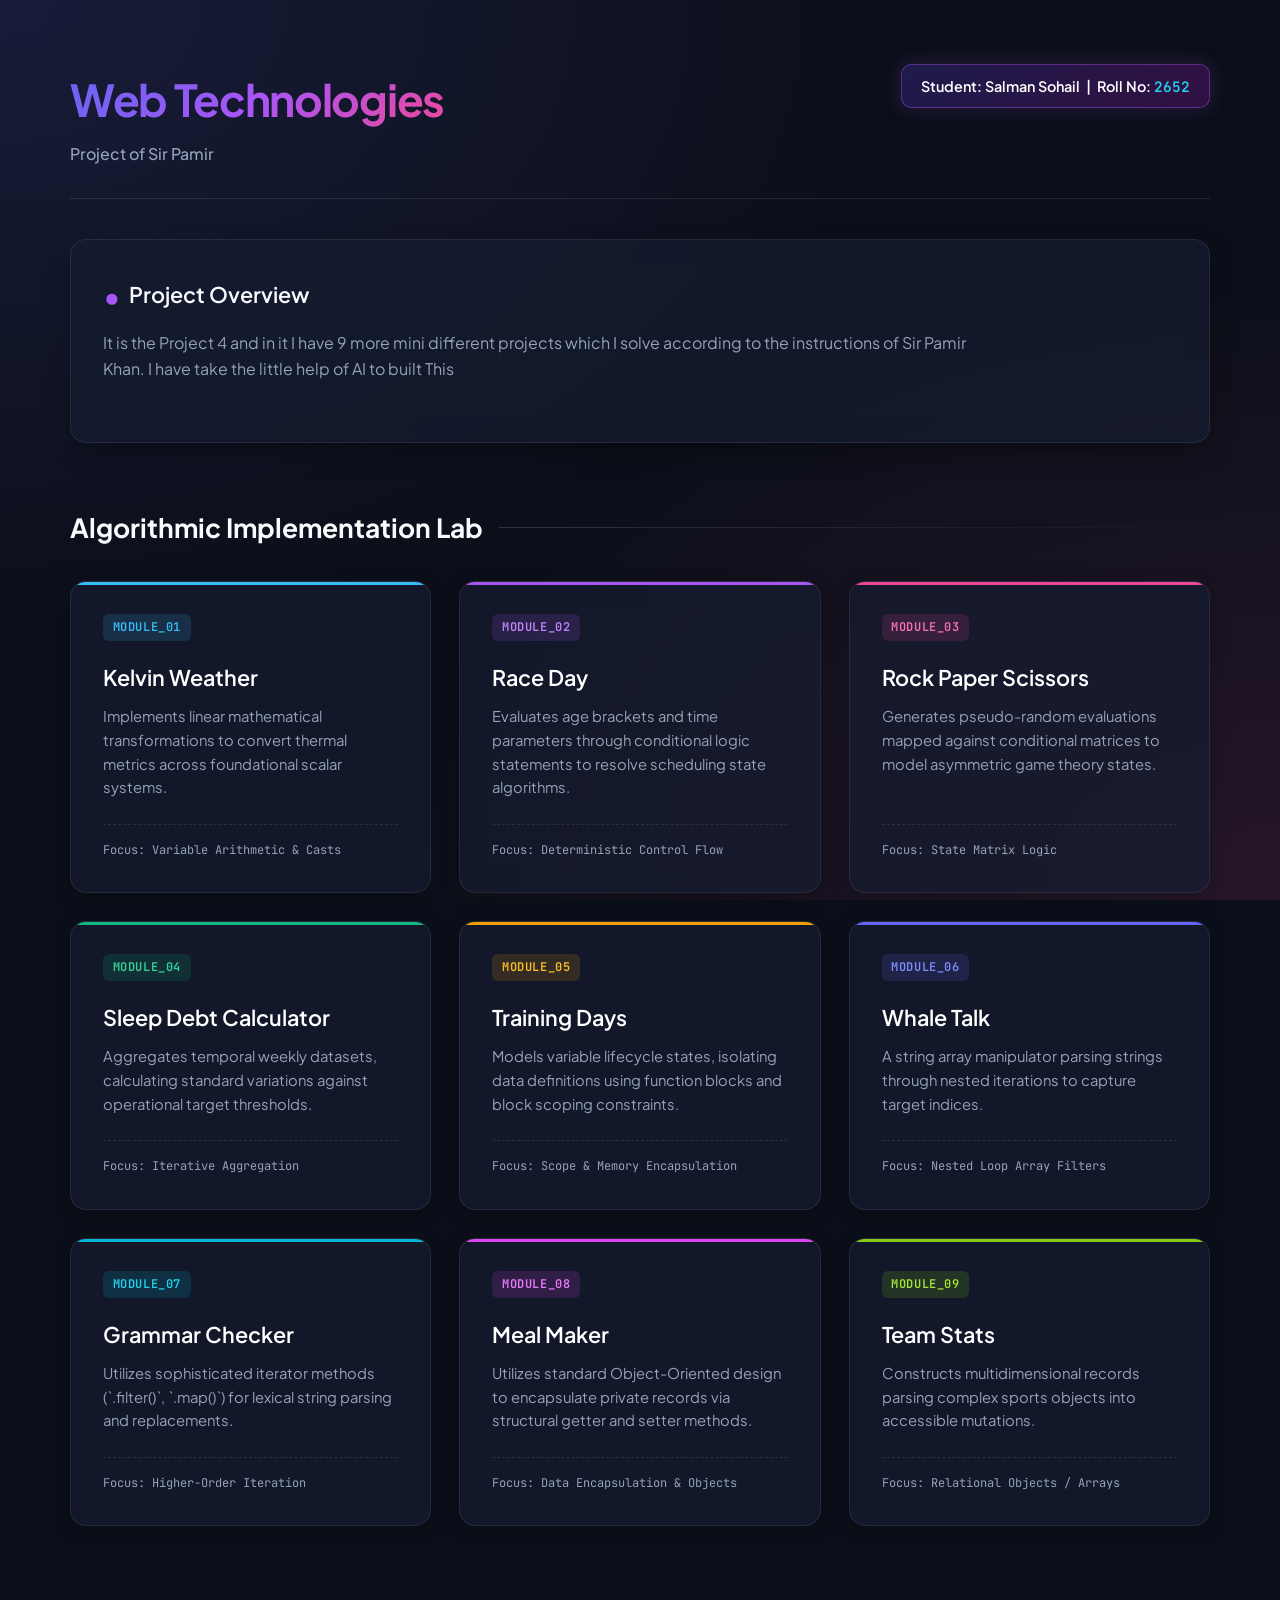
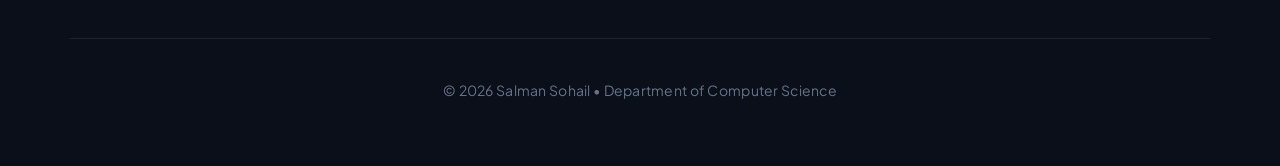
<file: index.html>
<!DOCTYPE html>
<html lang="en">

<head>
    <meta charset="UTF-8">
    <meta name="viewport" content="width=device-width, initial-scale=1.0">
    <title>Salman Sohail | Computer Science Portfolio</title>
    <link rel="preconnect" href="https://fonts.googleapis.com">
    <link rel="preconnect" href="https://fonts.gstatic.com" crossorigin>
    <link href="https://fonts.googleapis.com/css2?family=Plus+Jakarta+Sans:wght@400;500;600;700&family=JetBrains+Mono:wght@400;500;600&display=swap" rel="stylesheet">
    
    <style>
        :root {
            --bg-color: #0b0f19;
            --card-bg: rgba(22, 29, 49, 0.7);
            --text-main: #f8fafc;
            --text-muted: #94a3b8;
            --border-color: rgba(255, 255, 255, 0.08);
            --accent-gradient: linear-gradient(135deg, #6366f1 0%, #a855f7 50%, #ec4899 100%);
            --glow-color: rgba(168, 85, 247, 0.25);
        }

        * {
            box-sizing: border-box;
            margin: 0;
            padding: 0;
        }

        body {
            font-family: 'Plus Jakarta Sans', sans-serif;
            background-color: var(--bg-color);
            background-image: 
                radial-gradient(at 0% 0%, rgba(99, 102, 241, 0.15) 0px, transparent 50%),
                radial-gradient(at 100% 100%, rgba(236, 72, 153, 0.12) 0px, transparent 50%);
            background-attachment: fixed;
            color: var(--text-main);
            line-height: 1.6;
            padding: 4rem 1.5rem;
        }

        .container {
            max-width: 1140px;
            margin: 0 auto;
        }

        /* Hero Header Section */
        header {
            margin-bottom: 4rem;
            position: relative;
        }

        .header-meta {
            display: flex;
            justify-content: space-between;
            align-items: flex-start;
            flex-wrap: wrap;
            gap: 1.5rem;
            border-bottom: 1px solid rgba(255, 255, 255, 0.1);
            padding-bottom: 2rem;
        }

        header h1 {
            font-size: 2.75rem;
            font-weight: 700;
            letter-spacing: -0.03em;
            background: var(--accent-gradient);
            -webkit-background-clip: text;
            -webkit-text-fill-color: transparent;
        }

        .student-badge {
            background: linear-gradient(135deg, #1e1b4b 0%, #311042 100%);
            border: 1px solid rgba(168, 85, 247, 0.4);
            color: #ffffff;
            padding: 0.6rem 1.2rem;
            border-radius: 10px;
            font-size: 0.9rem;
            font-weight: 600;
            box-shadow: 0 0 20px rgba(168, 85, 247, 0.2);
            backdrop-filter: blur(4px);
        }

        .student-badge code {
            font-family: 'JetBrains Mono', monospace;
            color: #22d3ee;
            font-weight: 600;
        }

        /* Technical Overview Section */
        .overview-section {
            background-color: var(--card-bg);
            border: 1px solid var(--border-color);
            backdrop-filter: blur(12px);
            border-radius: 16px;
            padding: 2rem;
            margin-top: 2.5rem;
            box-shadow: 0 10px 30px -10px rgba(0, 0, 0, 0.5);
        }

        .overview-section h2 {
            font-size: 1.35rem;
            font-weight: 600;
            margin-bottom: 0.75rem;
            color: #f8fafc;
            display: flex;
            align-items: center;
            gap: 0.5rem;
        }
        
        .overview-section h2::before {
            content: '•';
            color: #a855f7;
            font-size: 1.8rem;
        }

        .overview-section p {
            color: var(--text-muted);
            font-size: 1rem;
            max-width: 900px;
            margin-bottom: 1.75rem;
        }

        .tech-tags {
            display: flex;
            flex-wrap: wrap;
            gap: 0.6rem;
        }

        .tag {
            font-family: 'JetBrains Mono', monospace;
            font-size: 0.8rem;
            font-weight: 500;
            background-color: rgba(255, 255, 255, 0.04);
            color: #e2e8f0;
            padding: 0.35rem 0.75rem;
            border-radius: 8px;
            border: 1px solid rgba(255, 255, 255, 0.08);
            transition: all 0.2s ease;
        }
        
        .tag:hover {
            border-color: #a855f7;
            background-color: rgba(168, 85, 247, 0.1);
            color: #fff;
        }

        /* Section Headings */
        .section-title {
            font-size: 1.65rem;
            font-weight: 700;
            margin: 4rem 0 2rem 0;
            color: #f8fafc;
            display: flex;
            align-items: center;
            gap: 1rem;
        }

        .section-title::after {
            content: '';
            flex-grow: 1;
            height: 1px;
            background: linear-gradient(90deg, rgba(255,255,255,0.15) 0%, transparent 100%);
        }

        /* Grid System */
        .projects-grid {
            display: grid;
            grid-template-columns: repeat(auto-fill, minmax(320px, 1fr));
            gap: 1.75rem;
        }

        /* Lab Cards Styling */
        .project-card {
            background-color: var(--card-bg);
            border: 1px solid var(--border-color);
            backdrop-filter: blur(12px);
            border-radius: 16px;
            padding: 2rem;
            text-decoration: none;
            color: inherit;
            box-shadow: 0 4px 20px rgba(0, 0, 0, 0.2);
            transition: all 0.3s cubic-bezier(0.4, 0, 0.2, 1);
            display: flex;
            flex-direction: column;
            justify-content: space-between;
            position: relative;
            overflow: hidden;
        }

        /* Top glow strip effect for cards */
        .project-card::before {
            content: '';
            position: absolute;
            top: 0;
            left: 0;
            right: 0;
            height: 3px;
            background: transparent;
            transition: all 0.3s ease;
        }

        .project-card:hover {
            transform: translateY(-6px);
            border-color: rgba(255, 255, 255, 0.2);
            box-shadow: 0 15px 35px -5px rgba(0, 0, 0, 0.4), 0 0 25px var(--glow-color);
        }

        .card-header {
            display: flex;
            justify-content: space-between;
            align-items: center;
            margin-bottom: 1.25rem;
        }

        .project-id {
            font-family: 'JetBrains Mono', monospace;
            font-size: 0.75rem;
            font-weight: 600;
            padding: 0.25rem 0.6rem;
            border-radius: 6px;
            letter-spacing: 0.05em;
        }

        .project-card h3 {
            font-size: 1.35rem;
            font-weight: 600;
            color: #ffffff;
            margin-bottom: 0.6rem;
            transition: color 0.2s ease;
        }
        
        .project-card:hover h3 {
            color: #38bdf8;
        }

        .project-card p {
            font-size: 0.925rem;
            color: var(--text-muted);
            margin-bottom: 1.5rem;
        }

        .meta-focus {
            font-family: 'JetBrains Mono', monospace;
            font-size: 0.75rem;
            color: #94a3b8;
            border-top: 1px dashed rgba(255, 255, 255, 0.1);
            padding-top: 1rem;
            margin-top: auto;
            transition: color 0.2s ease;
        }
        
        .project-card:hover .meta-focus {
            color: #e2e8f0;
        }

        /* Color Variations for Individual Modules */
        .card-mod-1::before { background: #38bdf8; }
        .card-mod-1 .project-id { background: rgba(56, 189, 248, 0.15); color: #38bdf8; }
        .card-mod-1 { --glow-color: rgba(56, 189, 248, 0.15); }

        .card-mod-2::before { background: #a855f7; }
        .card-mod-2 .project-id { background: rgba(168, 85, 247, 0.15); color: #c084fc; }
        .card-mod-2 { --glow-color: rgba(168, 85, 247, 0.15); }

        .card-mod-3::before { background: #ec4899; }
        .card-mod-3 .project-id { background: rgba(236, 72, 153, 0.15); color: #f472b6; }
        .card-mod-3 { --glow-color: rgba(236, 72, 153, 0.15); }

        .card-mod-4::before { background: #10b981; }
        .card-mod-4 .project-id { background: rgba(16, 185, 129, 0.15); color: #34d399; }
        .card-mod-4 { --glow-color: rgba(16, 185, 129, 0.15); }

        .card-mod-5::before { background: #f59e0b; }
        .card-mod-5 .project-id { background: rgba(245, 158, 11, 0.15); color: #fbbf24; }
        .card-mod-5 { --glow-color: rgba(245, 158, 11, 0.15); }

        .card-mod-6::before { background: #6366f1; }
        .card-mod-6 .project-id { background: rgba(99, 102, 241, 0.15); color: #818cf8; }
        .card-mod-6 { --glow-color: rgba(99, 102, 241, 0.15); }

        .card-mod-7::before { background: #06b6d4; }
        .card-mod-7 .project-id { background: rgba(6, 182, 212, 0.15); color: #22d3ee; }
        .card-mod-7 { --glow-color: rgba(6, 182, 212, 0.15); }

        .card-mod-8::before { background: #d946ef; }
        .card-mod-8 .project-id { background: rgba(217, 70, 239, 0.15); color: #e879f9; }
        .card-mod-8 { --glow-color: rgba(217, 70, 239, 0.15); }

        .card-mod-9::before { background: #84cc16; }
        .card-mod-9 .project-id { background: rgba(132, 204, 22, 0.15); color: #a3e635; }
        .card-mod-9 { --glow-color: rgba(132, 204, 22, 0.15); }

        footer {
            text-align: center;
            margin-top: 7rem;
            padding-top: 2.5rem;
            border-top: 1px solid rgba(255, 255, 255, 0.08);
            font-size: 0.875rem;
            color: #64748b;
            letter-spacing: 0.02em;
        }

        /* Responsive Breakpoints */
        @media (max-width: 768px) {
            body { padding: 2rem 1rem; }
            .header-meta { flex-direction: column; align-items: flex-start; gap: 1.25rem; }
            header h1 { font-size: 2.25rem; }
        }
    </style>
</head>

<body>

    <div class="container">
        <header>
            <div class="header-meta">
                <div>
                    <h1>Web Technologies</h1>
                    <p style="color: var(--text-muted); margin-top: 0.4rem; font-weight: 500;"> Project of Sir Pamir </p>
                </div>
                <div class="student-badge">
                    Student: Salman Sohail &nbsp;|&nbsp; Roll No: <code>2652</code>
                </div>
            </div>

            <div class="overview-section">
                <h2>Project  Overview</h2>
                <p>
                      It is the Project 4 and in it I have 9 more mini different projects which I solve according to the instructions of Sir Pamir Khan. I have take the little help of AI to built This
                </p>
                <div class="tech-tags">
                </div>
            </div>
        </header>

        <main>
            <h2 class="section-title">Algorithmic Implementation Lab</h2>

            <div class="projects-grid">

                <a href="kelvin_project.html" class="project-card card-mod-1">
                    <div>
                        <div class="card-header">
                            <span class="project-id">MODULE_01</span>
                        </div>
                        <h3>Kelvin Weather</h3>
                        <p>Implements linear mathematical transformations to convert thermal metrics across foundational scalar systems.</p>
                    </div>
                    <div class="meta-focus">Focus: Variable Arithmetic & Casts</div>
                </a>

                <a href="race_day.html" class="project-card card-mod-2">
                    <div>
                        <div class="card-header">
                            <span class="project-id">MODULE_02</span>
                        </div>
                        <h3>Race Day</h3>
                        <p>Evaluates age brackets and time parameters through conditional logic statements to resolve scheduling state algorithms.</p>
                    </div>
                    <div class="meta-focus">Focus: Deterministic Control Flow</div>
                </a>

                <a href="rock_paper.html" class="project-card card-mod-3">
                    <div>
                        <div class="card-header">
                            <span class="project-id">MODULE_03</span>
                        </div>
                        <h3>Rock Paper Scissors</h3>
                        <p>Generates pseudo-random evaluations mapped against conditional matrices to model asymmetric game theory states.</p>
                    </div>
                    <div class="meta-focus">Focus: State Matrix Logic</div>
                </a>

                <a href="sleep%20dept%20calculator.html" class="project-card card-mod-4">
                    <div>
                        <div class="card-header">
                            <span class="project-id">MODULE_04</span>
                        </div>
                        <h3>Sleep Debt Calculator</h3>
                        <p>Aggregates temporal weekly datasets, calculating standard variations against operational target thresholds.</p>
                    </div>
                    <div class="meta-focus">Focus: Iterative Aggregation</div>
                </a>

                <a href="training%20days.html" class="project-card card-mod-5">
                    <div>
                        <div class="card-header">
                            <span class="project-id">MODULE_05</span>
                        </div>
                        <h3>Training Days</h3>
                        <p>Models variable lifecycle states, isolating data definitions using function blocks and block scoping constraints.</p>
                    </div>
                    <div class="meta-focus">Focus: Scope & Memory Encapsulation</div>
                </a>

                <a href="Whale%20Talk.html" class="project-card card-mod-6">
                    <div>
                        <div class="card-header">
                            <span class="project-id">MODULE_06</span>
                        </div>
                        <h3>Whale Talk</h3>
                        <p>A string array manipulator parsing strings through nested iterations to capture target indices.</p>
                    </div>
                    <div class="meta-focus">Focus: Nested Loop Array Filters</div>
                </a>

                <a href="Grammar%20checker.html" class="project-card card-mod-7">
                    <div>
                        <div class="card-header">
                            <span class="project-id">MODULE_07</span>
                        </div>
                        <h3>Grammar Checker</h3>
                        <p>Utilizes sophisticated iterator methods (`.filter()`, `.map()`) for lexical string parsing and replacements.</p>
                    </div>
                    <div class="meta-focus">Focus: Higher-Order Iteration</div>
                </a>

                <a href="Meal%20Maker.html" class="project-card card-mod-8">
                    <div>
                        <div class="card-header">
                            <span class="project-id">MODULE_08</span>
                        </div>
                        <h3>Meal Maker</h3>
                        <p>Utilizes standard Object-Oriented design to encapsulate private records via structural getter and setter methods.</p>
                    </div>
                    <div class="meta-focus">Focus: Data Encapsulation & Objects</div>
                </a>

                <a href="team%20stats.html" class="project-card card-mod-9">
                    <div>
                        <div class="card-header">
                            <span class="project-id">MODULE_09</span>
                        </div>
                        <h3>Team Stats</h3>
                        <p>Constructs multidimensional records parsing complex sports objects into accessible mutations.</p>
                    </div>
                    <div class="meta-focus">Focus: Relational Objects / Arrays</div>
                </a>

            </div>
        </main>

        <footer>
            <p>&copy; 2026 Salman Sohail &bull; Department of Computer Science</p>
        </footer>
    </div>

</body>

</html>
</file>
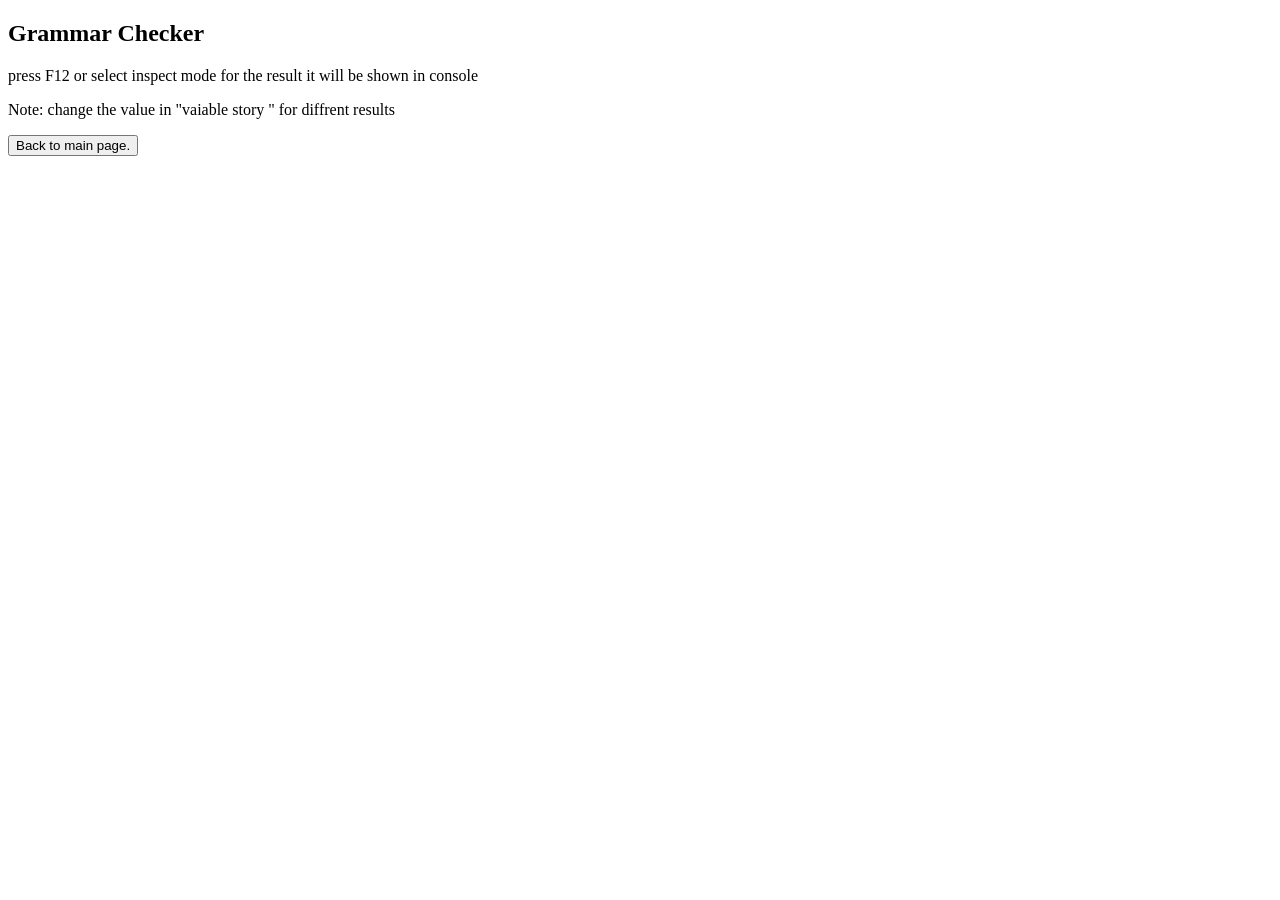
<file: Grammar checker.html>
<!DOCTYPE html>
<html lang="en">
<head>
  <meta charset="UTF-8">
  <meta name="viewport" content="width=device-width, initial-scale=1.0">
  <title>Document</title>
</head>
<body>
  <h2>
    Grammar Checker
  </h2>

  <script>
    const story = 'Last weekend, I took literally the most beautifull postcard bike ride of my life. The route was entirely through the most gorgeous landscapes imaginable, literally stunning hills, a river, and a beautiful waterfall. The scenery was so beautiful, I felt like I was in a postcard. It was a beautiful day.';

const unnecessaryWord = 'literally';
const misspelledWord = 'beautifull';
const badWord = 'postcard';

// 1. Split story into array
let storyWords = story.split(' ');

// 1. Log array (then comment out after checking)
// console.log(storyWords);

// 2. Join and log story
console.log(storyWords.join(' '));

// 3 & 4. Count words
let count = 0;

storyWords.forEach((word) => {
  count++;
});

console.log(count);

// 5 & 6. Filter unnecessary word
storyWords = storyWords.filter((word) => {
  return word !== unnecessaryWord;
});

// 7. Fix misspelled word
storyWords = storyWords.map((word) => {
  return word === misspelledWord ? 'beautiful' : word;
});

// 8. Find bad word index
const badWordIndex = storyWords.findIndex((word) => {
  return word === badWord;
});

console.log(badWordIndex);

// 9. Replace bad word
storyWords[badWordIndex] = 'really';

// 10. Check word length
const lengthCheck = storyWords.every((word) => {
  return word.length <= 10;
});

console.log(lengthCheck);

// 11. Find long word (>10 chars) and replace in original string
const longWord = storyWords.find((word) => word.length > 10);

if (longWord) {
  storyWords[storyWords.indexOf(longWord)] = 'glorious';
}

// 12. Final output (MUST be last line)
console.log(storyWords.join(' '));
  </script>
  
<p>press F12 or select inspect mode for the result it will be shown in console</p>
<p>Note: change the value in "vaiable  story "  for diffrent results </p>
<a href="index.html">
  <button>
    Back to main page.
  </button>
</a>


</body>
</html>
</file>
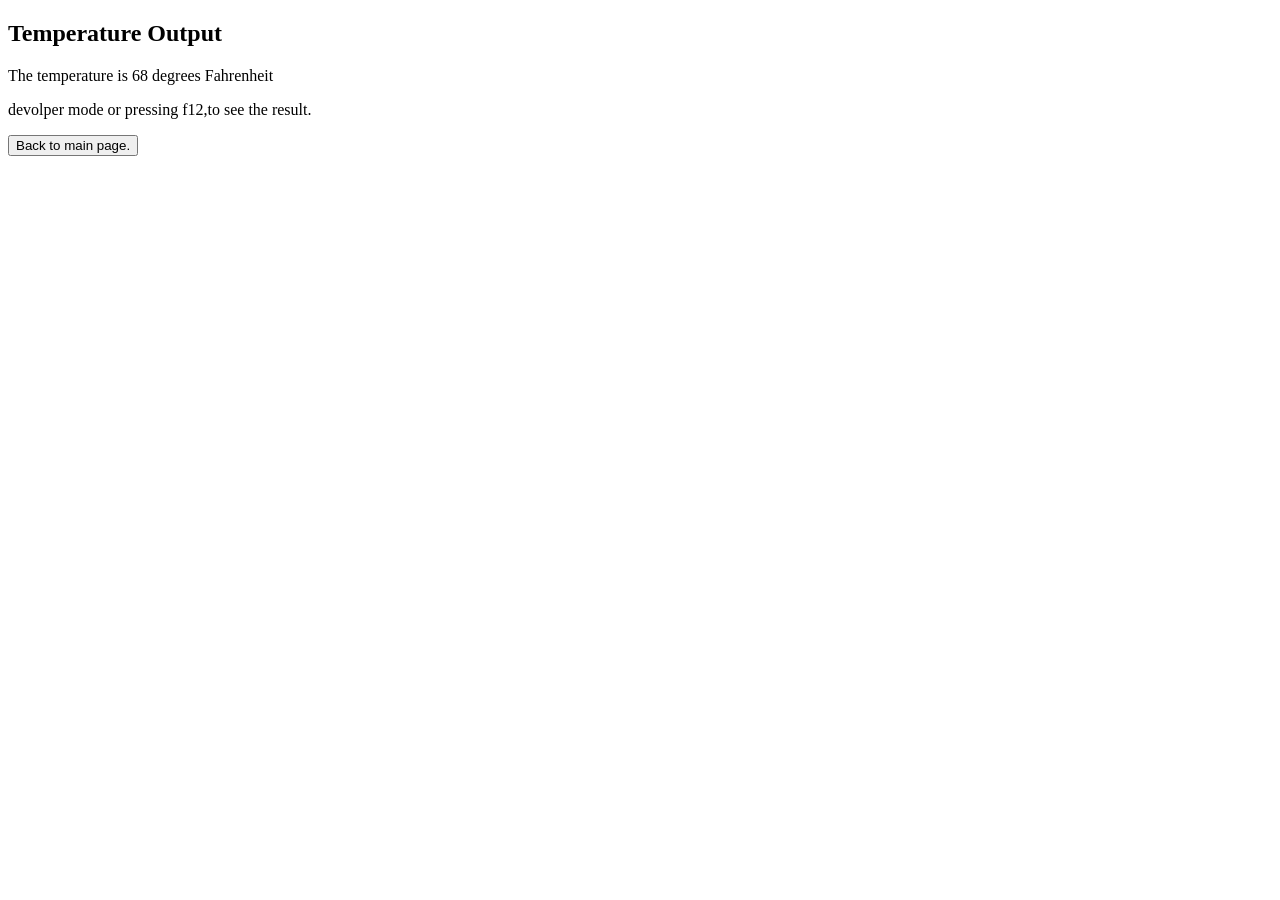
<file: kelvin_project.html>
<!DOCTYPE html>
<html>
<body>

<h2>Temperature Output</h2>
<p id="output"></p>

<script>
const kelvin = 293;
const celsius = kelvin - 273;
let fahrenheit = celsius * (9 / 5) + 32;
fahrenheit = Math.floor(fahrenheit);

document.getElementById("output").textContent =
  `The temperature is ${fahrenheit} degrees Fahrenheit`;
</script>
<p>
    devolper mode or pressing f12,to see the result.
</p>
 <a href="index.html">
    <button>
      Back to main page.
    </button>
  </a>
</body>
</html>
</file>
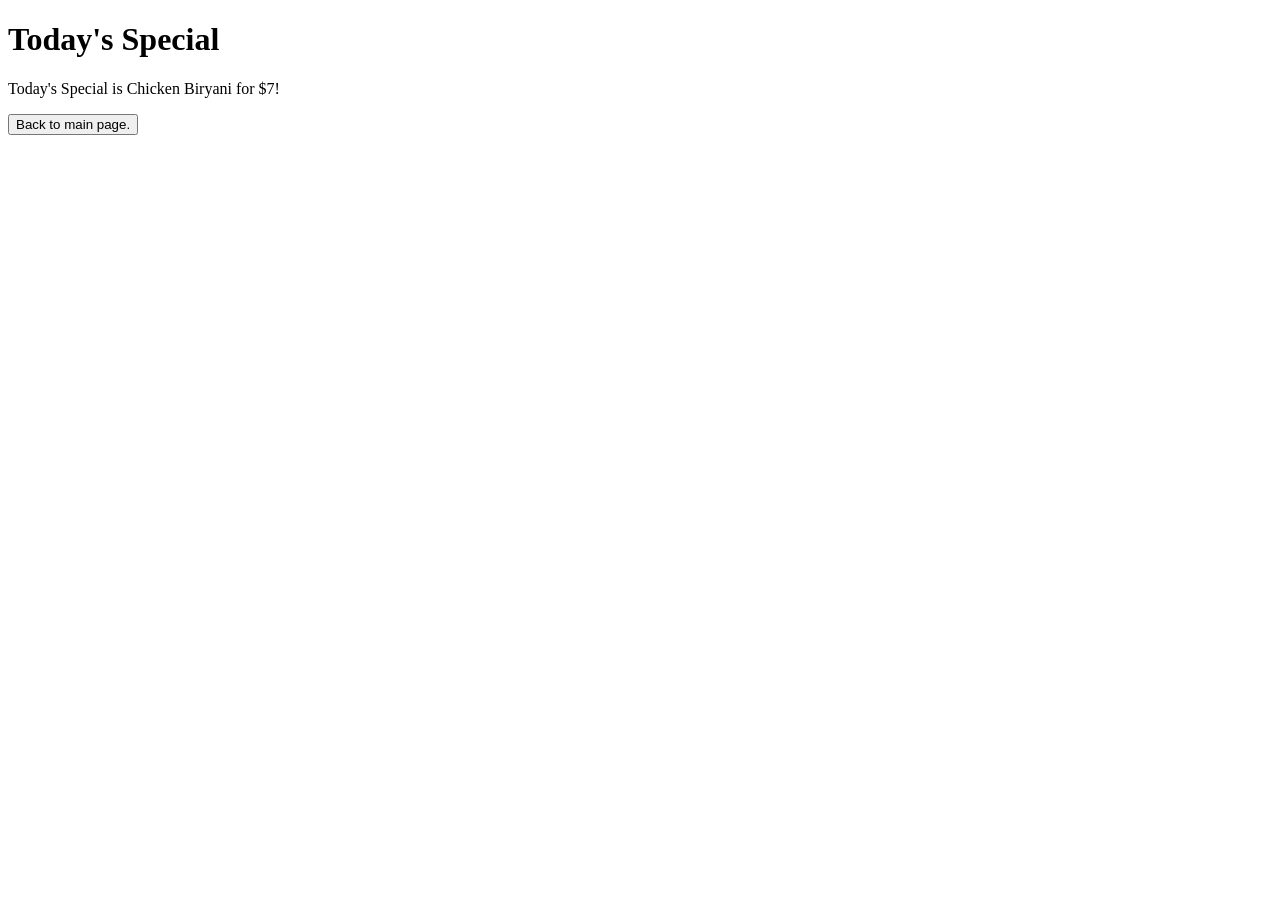
<file: Meal Maker.html>
<!DOCTYPE html>
<html lang="en">
<head>
  <meta charset="UTF-8">
  <title>Menu Project</title>
</head>
<body>
  <h1>Today's Special</h1>
  <p id="output"></p>

  <script>
    const menu = {
      _meal: '',
      _price: 0,

      set meal(mealToCheck) {
        if (typeof mealToCheck === 'string') {
          this._meal = mealToCheck;
        }
      },

      set price(priceToCheck) {
        if (typeof priceToCheck === 'number') {
          this._price = priceToCheck;
        }
      },

      get todaysSpecial() {
        if (this._meal && this._price) {
          return `Today's Special is ${this._meal} for $${this._price}!`;
        } else {
          return 'Meal or price was not set correctly!';
        }
      }
    };

    menu.meal = 'Chicken Biryani';
    menu.price = 7;

    console.log(menu.todaysSpecial);

    // Show result on webpage too
    document.getElementById("output").textContent = menu.todaysSpecial;
  </script>
  
  <a href="index.html">
    <button>Back to main page.</button>
  </a>

</body>
</html>
</file>
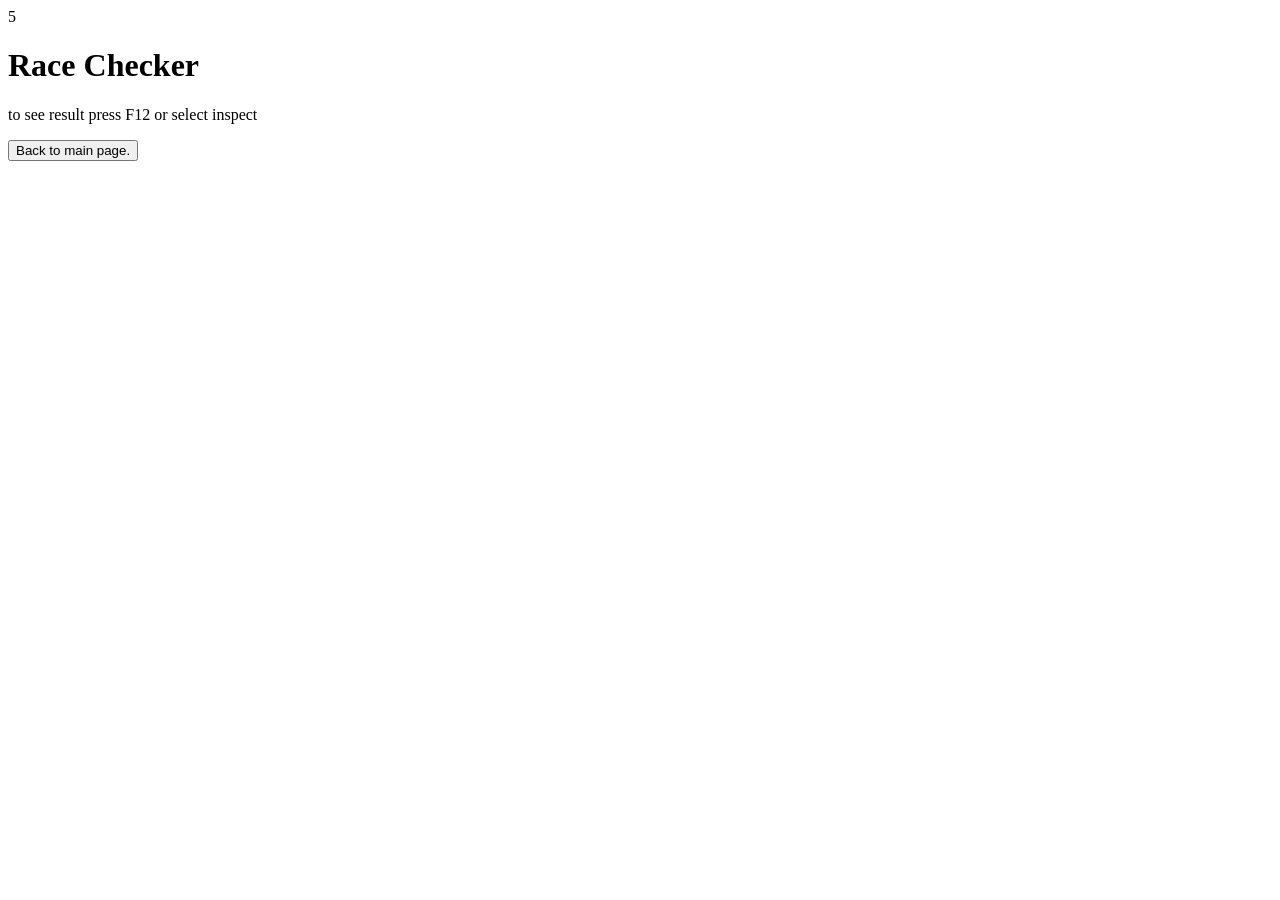
<file: race_day.html>
5<!DOCTYPE html>
<html>
<head>
  <title>Race Program</title>
</head>
<body>

<h1>Race Checker</h1>

<script>
  // 1. Race number assigned randomly
  let raceNumber = Math.floor(Math.random() * 1000);

  // 2. Early registration status
  const registeredEarly = true;

  // 3. Runner age
  const age = 15;

  // 4. If runner is an early adult (18+ and registered early)
  if (age > 18 && registeredEarly) {
    raceNumber += 1000;
  }

  // 5. Determine race time
  if (age > 18 && registeredEarly) {
    console.log(`Race Number: ${raceNumber}, Start time: 9:30 am`);
  } 
  else if (age > 18 && !registeredEarly) {
    console.log(`Race Number: ${raceNumber}, Start time: 11:00 am`);
  } 
  else if (age < 18) {
    console.log(`Race Number: ${raceNumber}, Start time: 12:30 pm`);
  } 
  else {
    console.log("Please see the registration desk.");
  }
</script>
 <p>
    to see result press F12 or select inspect 
 </p>
 <a href="index.html">
  <button>
    Back to main page.
  </button>
</a>

</body>
</html>
</file>
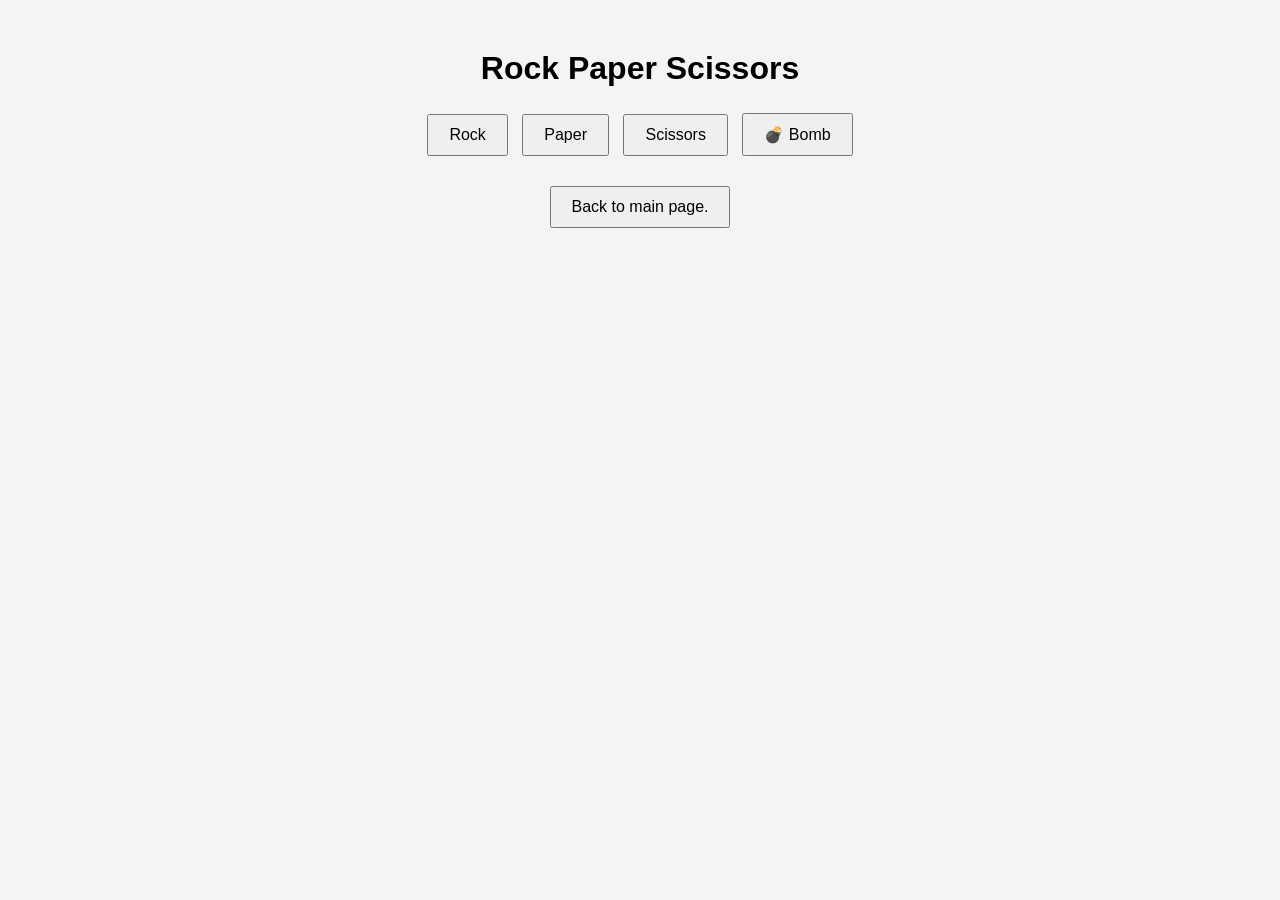
<file: rock_paper.html>
<!DOCTYPE html>
<html>
<head>
  <title>Rock Paper Scissors</title>

  <style>
    body {
      font-family: Arial, sans-serif;
      text-align: center;
      margin-top: 50px;
      background: #f4f4f4;
    }

    button {
      padding: 10px 20px;
      margin: 5px;
      font-size: 16px;
      cursor: pointer;
    }

    #result {
      margin-top: 20px;
      font-size: 18px;
      font-weight: bold;
    }
  </style>
</head>

<body>

  <h1>Rock Paper Scissors</h1>

  <button onclick="playGame('rock')">Rock</button>
  <button onclick="playGame('paper')">Paper</button>
  <button onclick="playGame('scissors')">Scissors</button>
  <button onclick="playGame('bomb')">💣 Bomb</button>

  <div id="result"></div>

  <script>
    // Computer choice
    const getComputerChoice = () => {
      const randomNumber = Math.floor(Math.random() * 3);

      if (randomNumber === 0) return 'rock';
      if (randomNumber === 1) return 'paper';
      return 'scissors';
    };

    // Winner logic
    const determineWinner = (userChoice, computerChoice) => {
      if (userChoice === 'bomb') {
        return '💣 You used the bomb! You win!';
      }

      if (userChoice === computerChoice) {
        return 'It\'s a tie!';
      }

      if (userChoice === 'rock') {
        return computerChoice === 'paper' ? 'Computer wins!' : 'You win!';
      }

      if (userChoice === 'paper') {
        return computerChoice === 'scissors' ? 'Computer wins!' : 'You win!';
      }

      if (userChoice === 'scissors') {
        return computerChoice === 'rock' ? 'Computer wins!' : 'You win!';
      }
    };

    // Main game
    const playGame = (userChoice) => {
      const computerChoice = getComputerChoice();
      const result = determineWinner(userChoice, computerChoice);

      document.getElementById('result').innerHTML =
        `You: ${userChoice} <br>
         Computer: ${computerChoice} <br><br>
         ${result}`;
    };
  </script>
  
  <a href="index.html">
    <button>
      Back to main page.
    </button>
  </a>

</body>
</html>
</file>
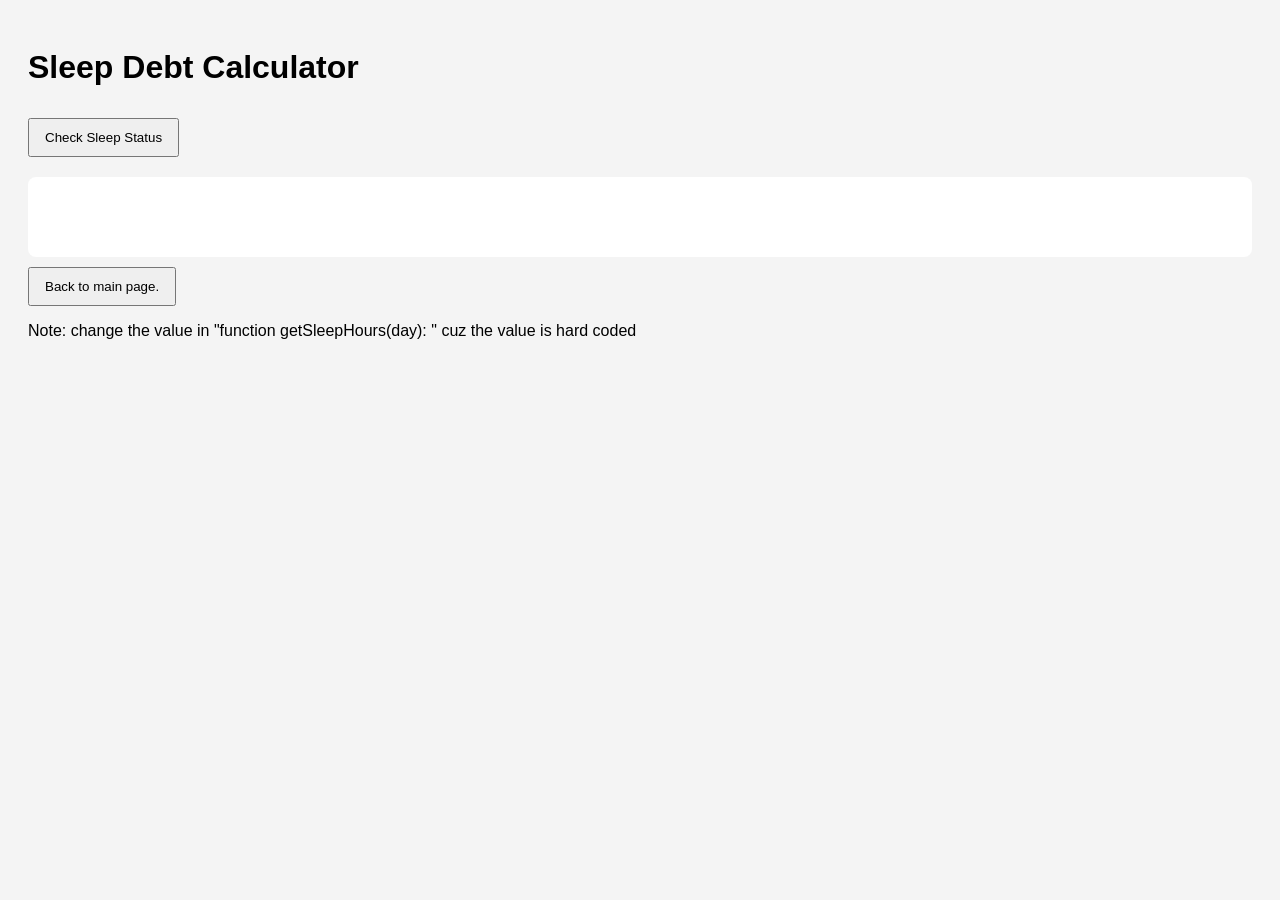
<file: sleep dept calculator.html>
<!DOCTYPE html>
<html lang="en">
<head>
  <meta charset="UTF-8">
  <title>Sleep Debt Calculator</title>
  <style>
    body {
      font-family: Arial, sans-serif;
      padding: 20px;
      background: #f4f4f4;
    }
    button {
      padding: 10px 15px;
      margin-top: 10px;
      cursor: pointer;
    }
    #output {
      margin-top: 20px;
      padding: 15px;
      background: white;
      border-radius: 8px;
      min-height: 50px;
    }
  </style>
</head>
<body>

  <h1>Sleep Debt Calculator</h1>

  <button onclick="calculateSleepDebt()">Check Sleep Status</button>

  <div id="output"></div>

  <script>
    function getSleepHours(day) {
      switch (day.toLowerCase()) {
        case 'monday': return 8;
        case 'tuesday': return 7;
        case 'wednesday': return 10;
        case 'thursday': return 8;
        case 'friday': return 5;
        case 'saturday': return 9;
        case 'sunday': return 7;
        default: return 0;
      }
    }

    function getActualSleepHours() {
      return (
        getSleepHours('monday') +
        getSleepHours('tuesday') +
        getSleepHours('wednesday') +
        getSleepHours('thursday') +
        getSleepHours('friday') +
        getSleepHours('saturday') +
        getSleepHours('sunday')
      );
    }

    function getIdealSleepHours(idealHoursPerNight = 8) {
      return idealHoursPerNight * 7;
    }

    function calculateSleepDebt() {
      const actualSleepHours = getActualSleepHours();
      const idealSleepHours = getIdealSleepHours(8);
      const difference = actualSleepHours - idealSleepHours;

      let message = "";

      if (actualSleepHours === idealSleepHours) {
        message = "You got the perfect amount of sleep.";
      } 
      else if (actualSleepHours > idealSleepHours) {
        message = `You got more sleep than needed by ${difference} hours.`;
      } 
      else {
        message = `You should get some rest. You are short by ${Math.abs(difference)} hours.`;
      }

      document.getElementById("output").innerText = message;
    }
  </script>

<a href="index.html">
  <button>
    Back to main page.
  </button>
</a>
<p>Note: change the value in "function getSleepHours(day): " cuz the value is hard coded </p>

</body>
</html>
</file>
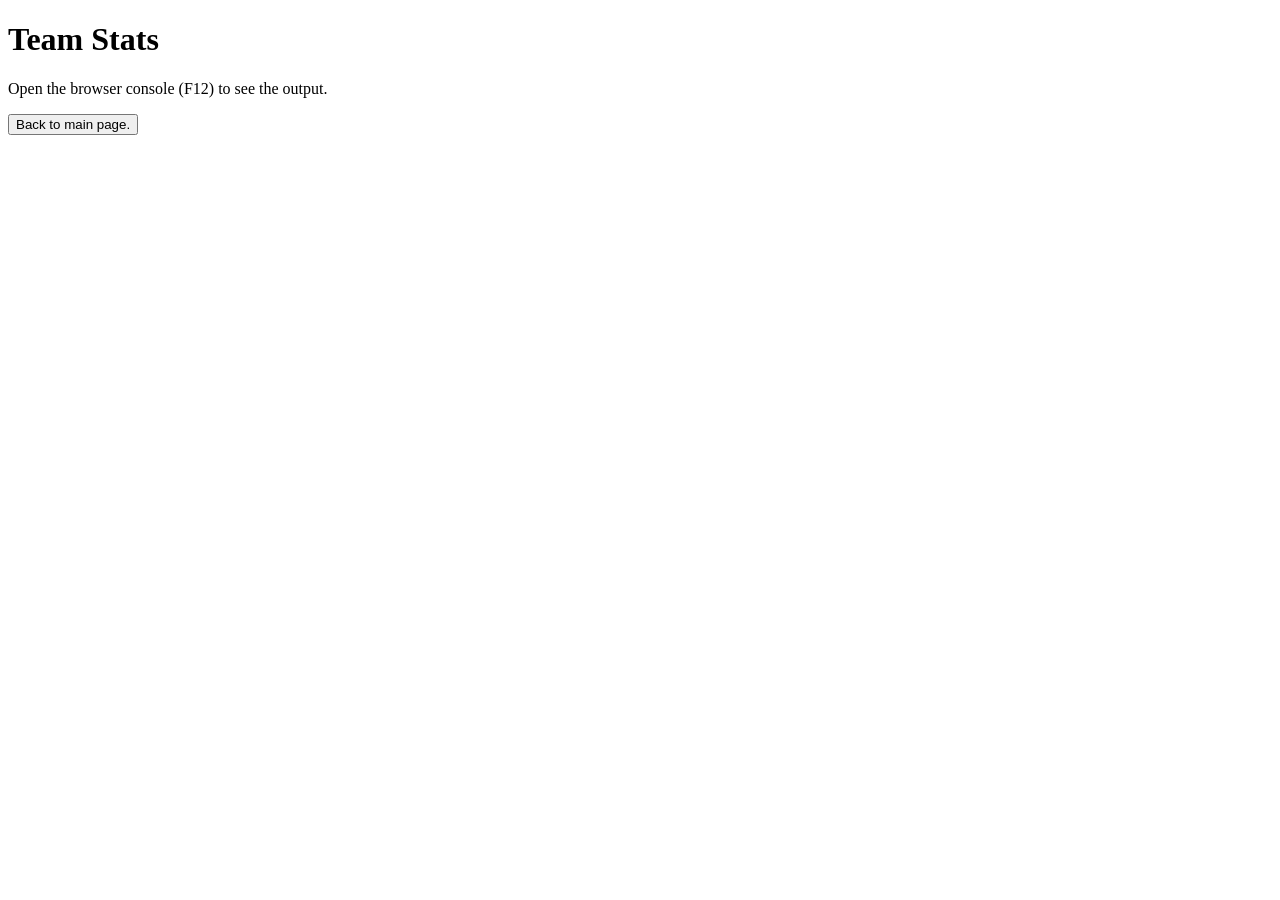
<file: team stats.html>
<!DOCTYPE html>
<html lang="en">
<head>
  <meta charset="UTF-8">
  <meta name="viewport" content="width=device-width, initial-scale=1.0">
  <title>Team Stats Project</title>
</head>
<body>
  <h1>Team Stats</h1>
  <p>Open the browser console (F12) to see the output.</p>

  <script>
    const team = {
      _players: [
        {
          firstName: 'Salman',
          lastName: 'Sohail',
          age: 24
        },
        {
          firstName: 'Zain',
          lastName: 'Shah',
          age: 23
        },
        {
          firstName: 'Pamir',
          lastName: 'Khan',
          age: 35
        }
      ],

      _games: [
        {
          opponent: 'Science College',
          teamPoints: 45,
          opponentPoints: 42
        },
        {
          opponent: 'BUITEMS',
          teamPoints: 38,
          opponentPoints: 35
        },
        {
          opponent: 'University Of Balochistan',
          teamPoints: 50,
          opponentPoints: 47
        }
      ],

      get players() {
        return this._players;
      },

      get games() {
        return this._games;
      },

      addPlayer(newFirstName, newLastName, newAge) {
        const player = {
          firstName: newFirstName,
          lastName: newLastName,
          age: newAge
        };

        this._players.push(player);
      },

      addGame(newOpponent, newTeamPoints, newOpponentPoints) {
        const game = {
          opponent: newOpponent,
          teamPoints: newTeamPoints,
          opponentPoints: newOpponentPoints
        };

        this._games.push(game);
      }
    };

    // Add a new player
    team.addPlayer('Mutayab', 'Rehman', 31);

    // Display players
    console.log('Players:');
    console.log(team.players);

    // Add a new game
    team.addGame('Pakistan', 100, 98);

    // Display games
    console.log('Games:');
    console.log(team.games);
  </script>

  <a href="index.html">
    <button>Back to main page.</button>
  </a>

</body>
</html>
</file>
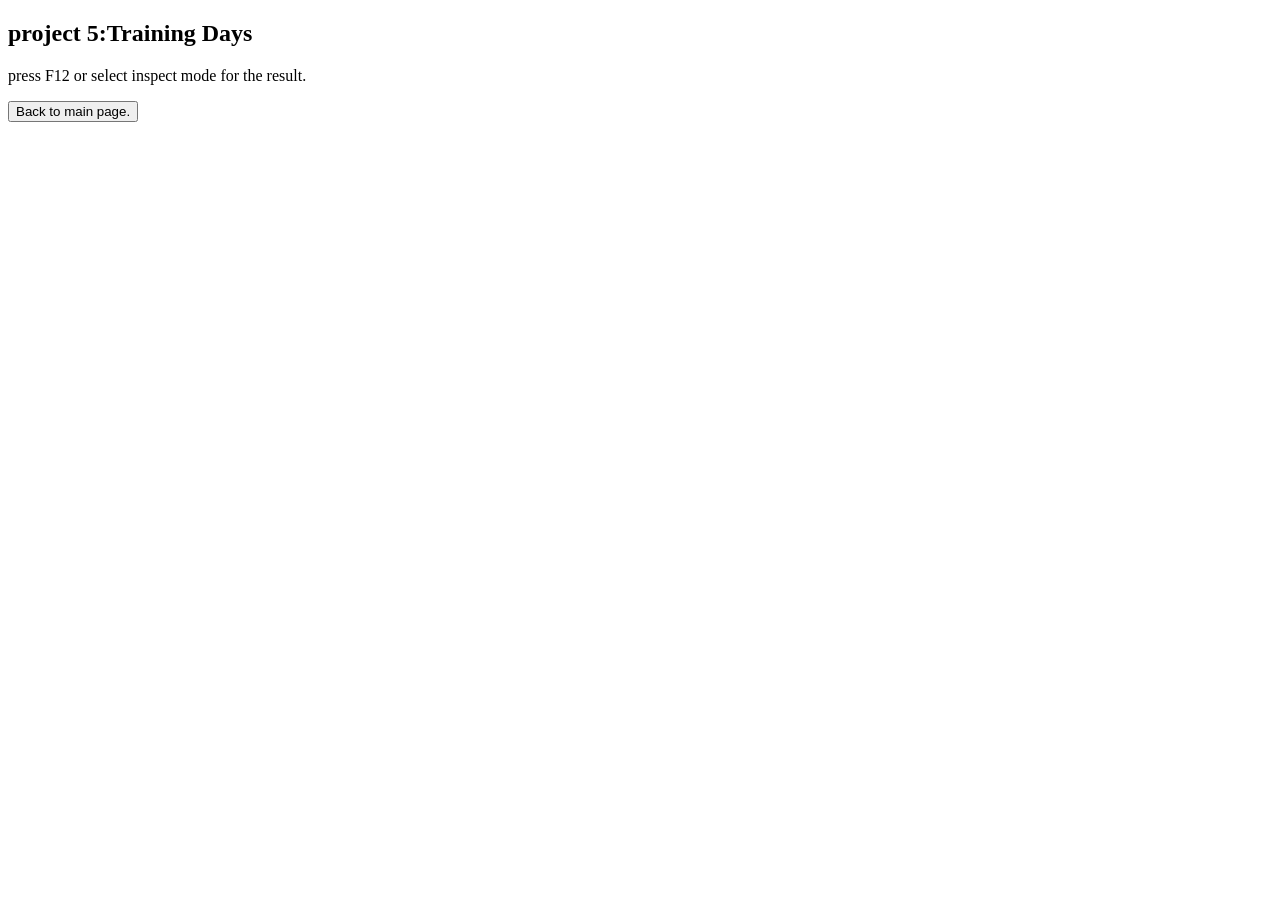
<file: training days.html>
<!DOCTYPE html>
<html lang="en">
<head>
  <meta charset="UTF-8">
  <meta name="viewport" content="width=device-width, initial-scale=1.0">
  <title>Document</title>
</head>
<body>
   <h2>
    project 5:Training Days 
   </h2>
  <script>
    const getRandEvent = () => {
  const random = Math.floor(Math.random() * 3);

  if (random === 0) {
    return "Marathon";
  } else if (random === 1) {
    return "Triathlon";
  } else {
    return "Pentathlon";
  }
};

const getTrainingDays = (event) => {
  let days;

  if (event === "Marathon") {
    days = 50;
  } else if (event === "Triathlon") {
    days = 100;
  } else if (event === "Pentathlon") {
    days = 200;
  }

  return days;
};

const logEvent = (name, event) => {
  console.log(`${name}'s event is: ${event}`);
};

const logTime = (name, days) => {
  console.log(`${name}'s time to train is: ${days} days`);
};

// First athlete
const name = "Nala";
const event = getRandEvent();
const days = getTrainingDays(event);

logEvent(name, event);
logTime(name, days);

// Second athlete
const name2 = "Warren";
const event2 = getRandEvent();
const days2 = getTrainingDays(event2);

logEvent(name2, event2);
logTime(name2, days2);
  </script>

  <p>press F12 or select inspect mode for the result.</p>
  
<a href="index.html">
  <button>
    Back to main page.
  </button>
</a>
</body>
</html>
</file>
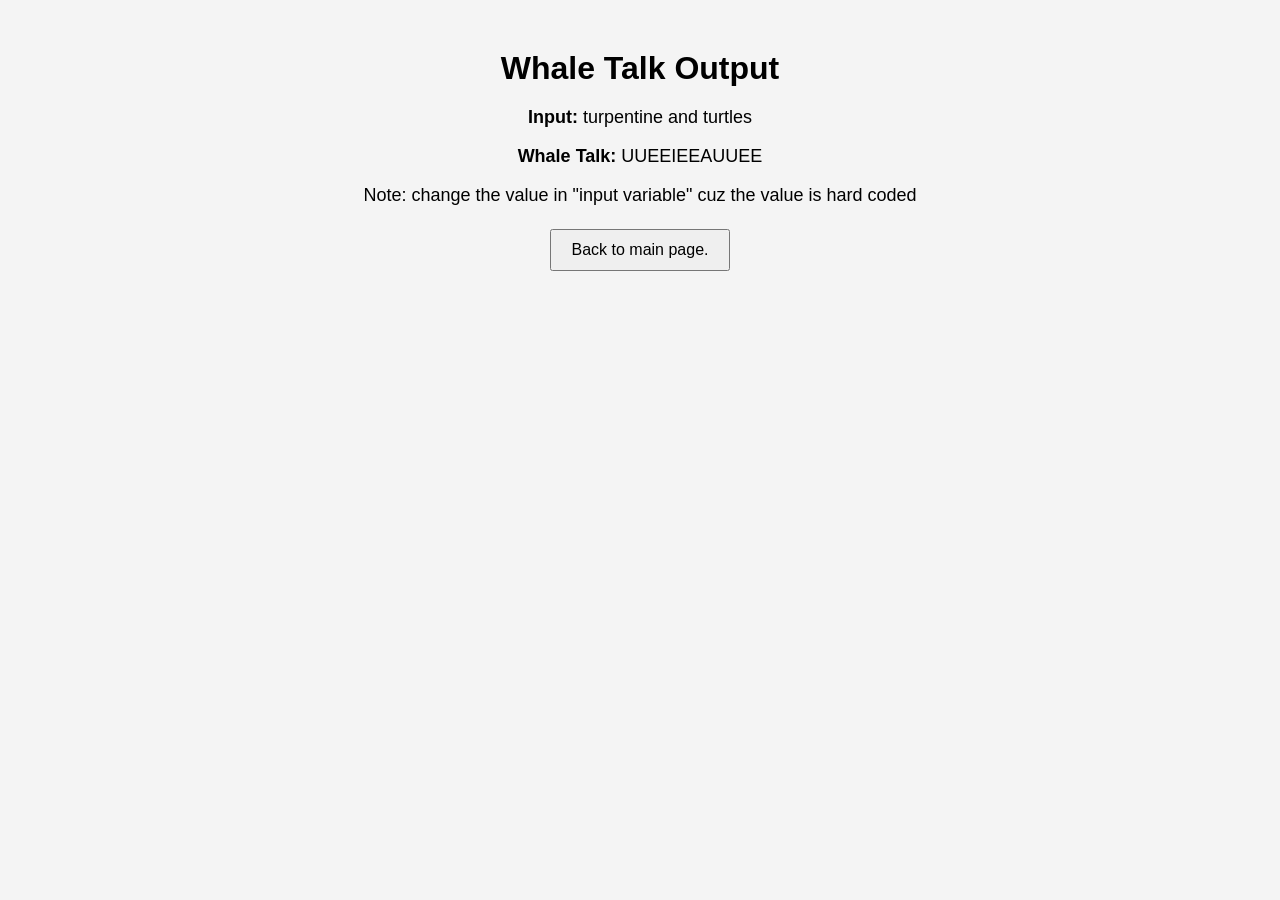
<file: Whale Talk.html>
<!DOCTYPE html>
<html lang="en">
<head>
  <meta charset="UTF-8">
  <title>Whale Talk</title>

  <style>
    body {
      font-family: Arial, sans-serif;
      text-align: center;
      margin-top: 50px;
      background: #f4f4f4;
    }

    button {
      padding: 10px 20px;
      margin: 5px;
      font-size: 16px;
      cursor: pointer;
    }

    h1 {
      margin-bottom: 20px;
    }

    p {
      font-size: 18px;
    }
  </style>
</head>

<body>

  <h1>Whale Talk Output</h1>

  <script>
    let input = "turpentine and turtles";

    const vowels = ["a", "e", "i", "o", "u"];
    let resultArray = [];

    for (let i = 0; i < input.length; i++) {

      if (input[i] === "e") {
        resultArray.push(input[i]);
      }

      if (input[i] === "u") {
        resultArray.push(input[i]);
      }

      for (let j = 0; j < vowels.length; j++) {
        if (input[i] === vowels[j]) {
          resultArray.push(input[i]);
        }
      }
    }

    let resultString = resultArray.join("").toUpperCase();

    console.log(resultString);

    document.body.innerHTML += "<p><b>Input:</b> " + input + "</p>";
    document.body.innerHTML += "<p><b>Whale Talk:</b> " + resultString + "</p>";
  </script>

  <p>Note: change the value in "input variable" cuz the value is hard coded</p>

  <a href="index.html">
    <button>Back to main page.</button>
  </a>

</body>
</html>
</file>
